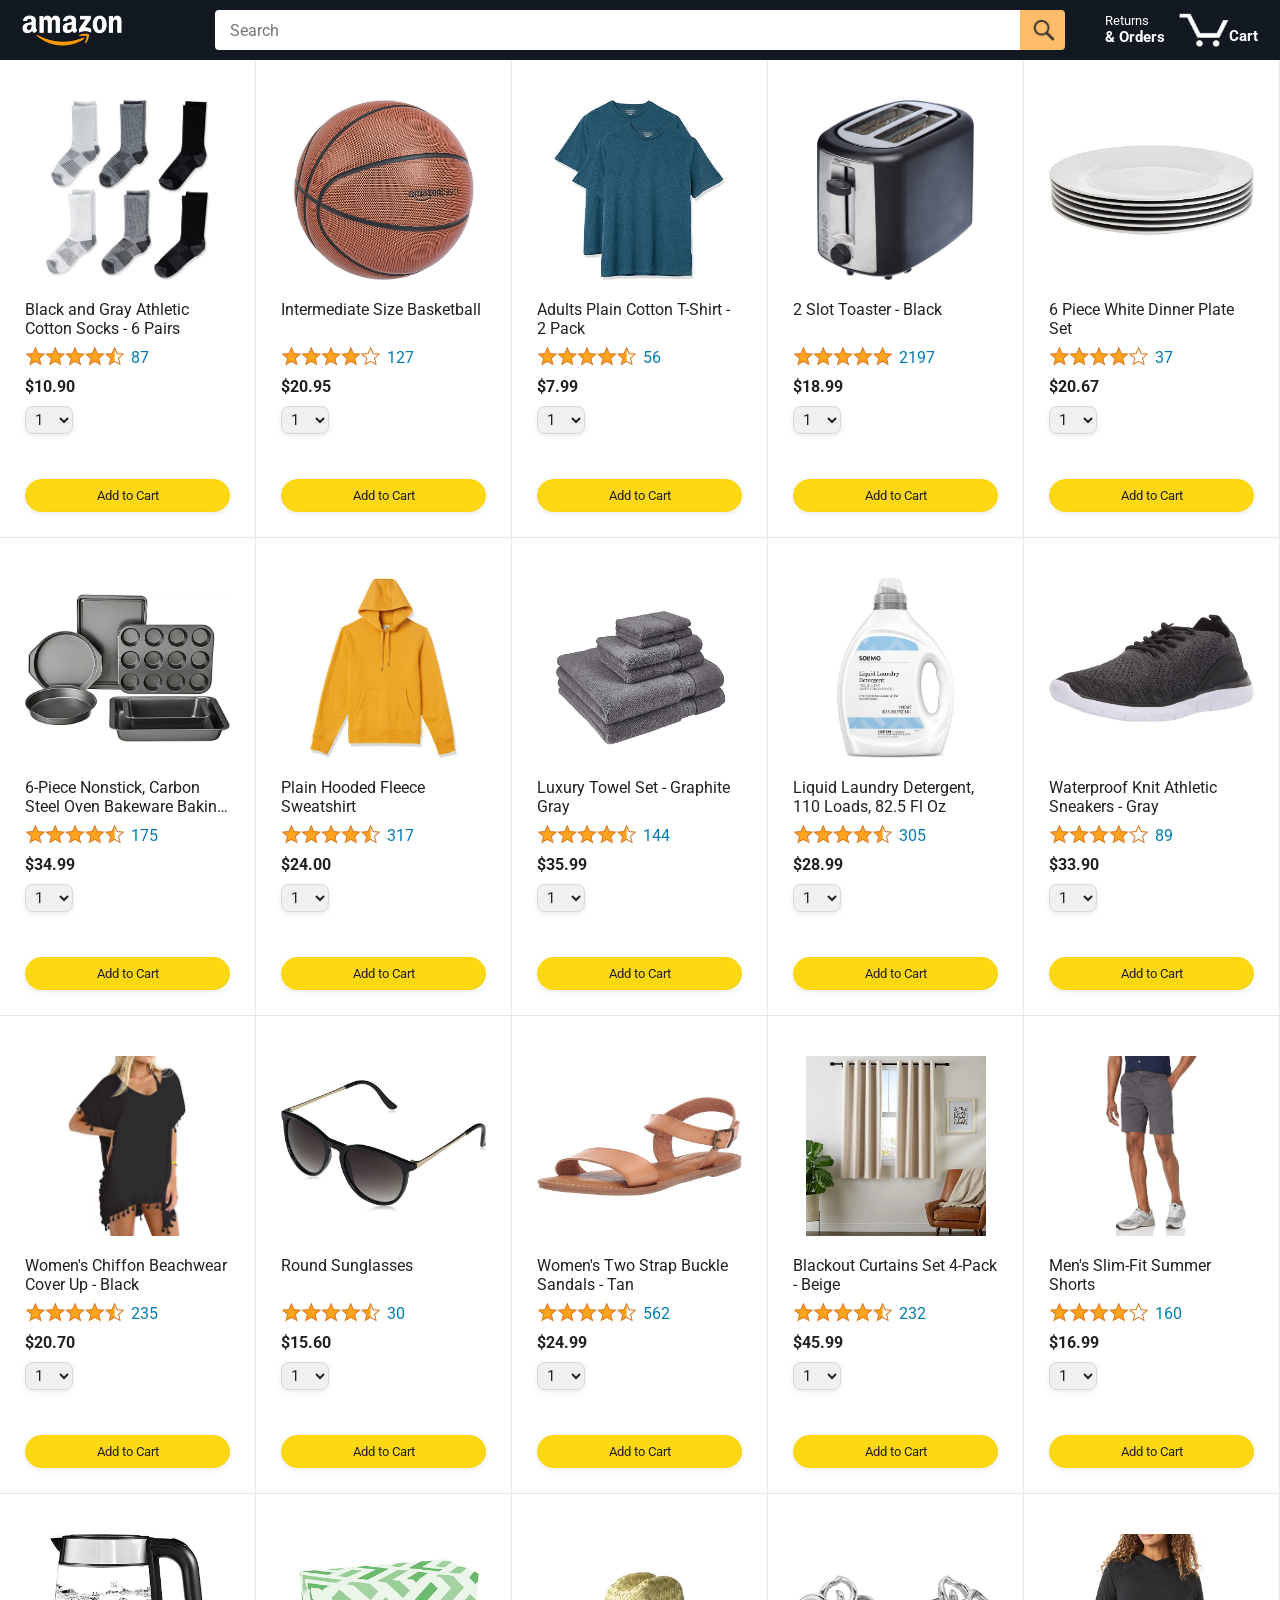
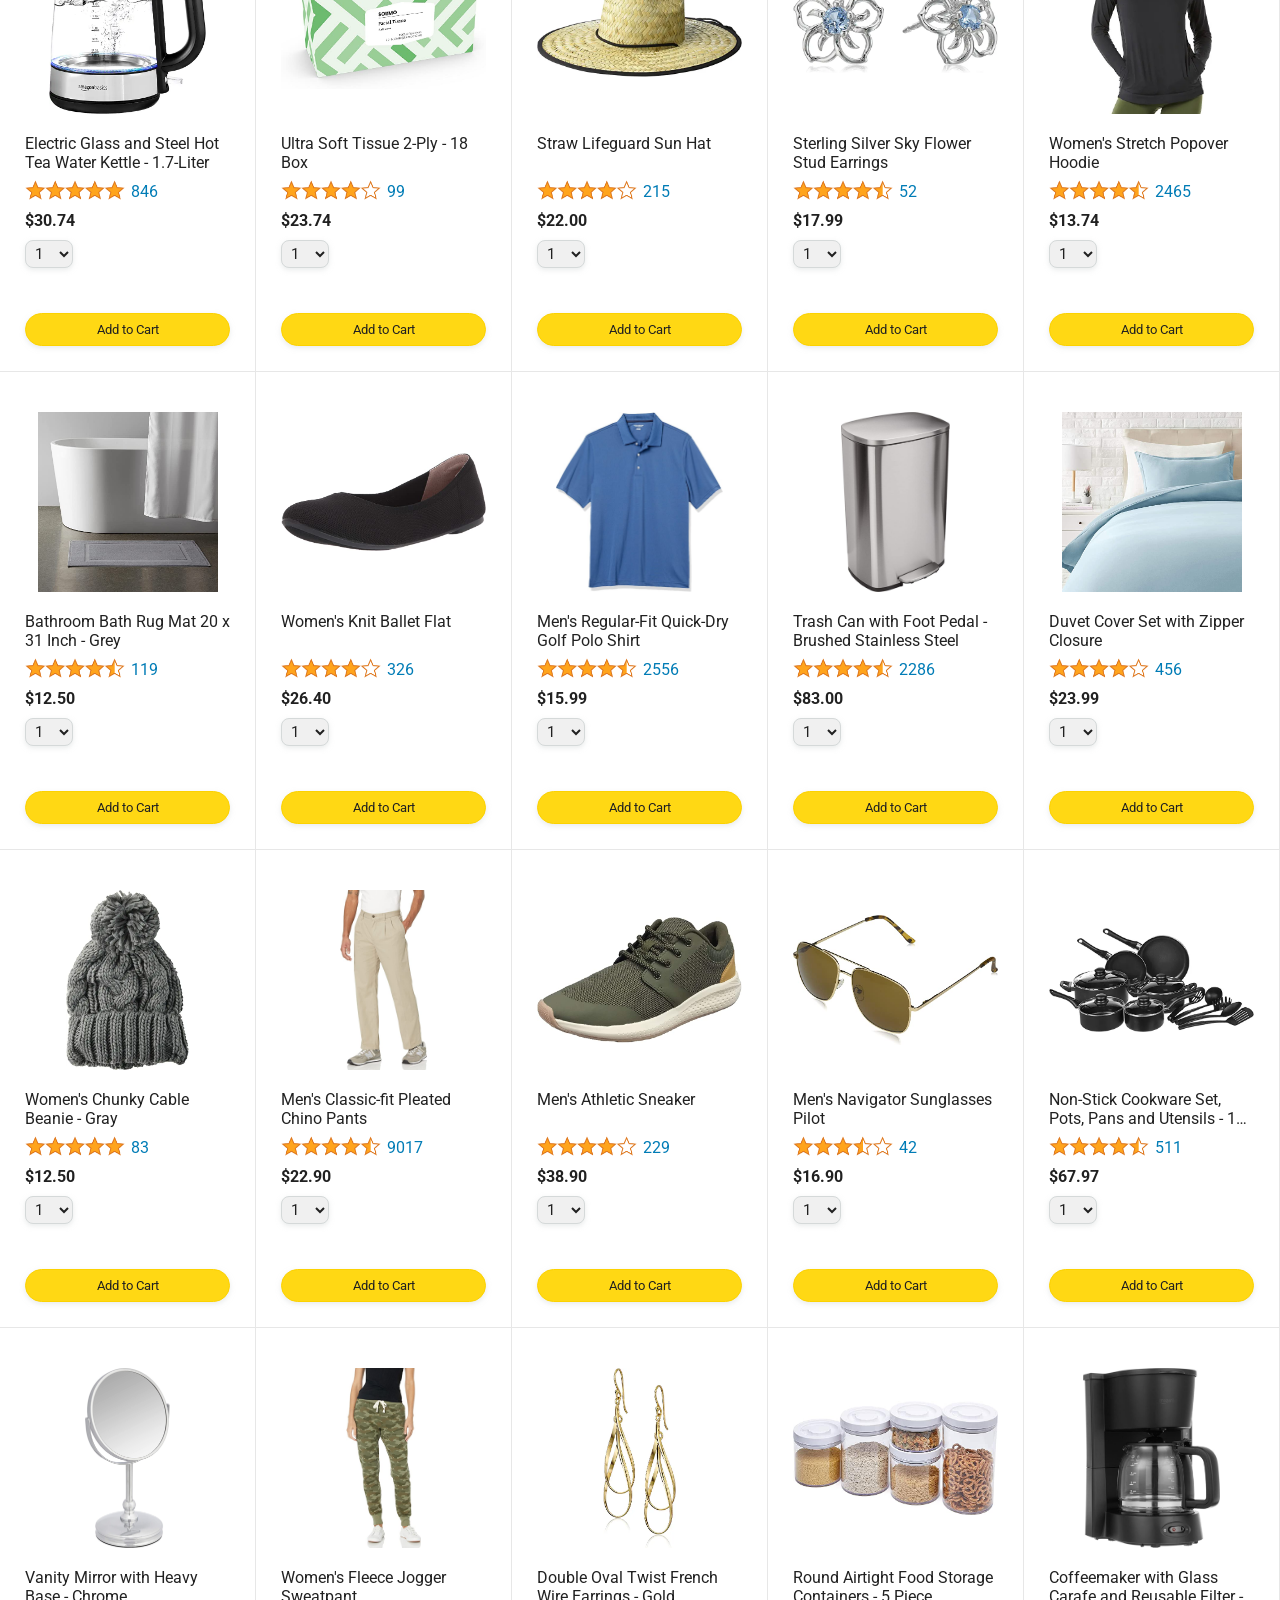
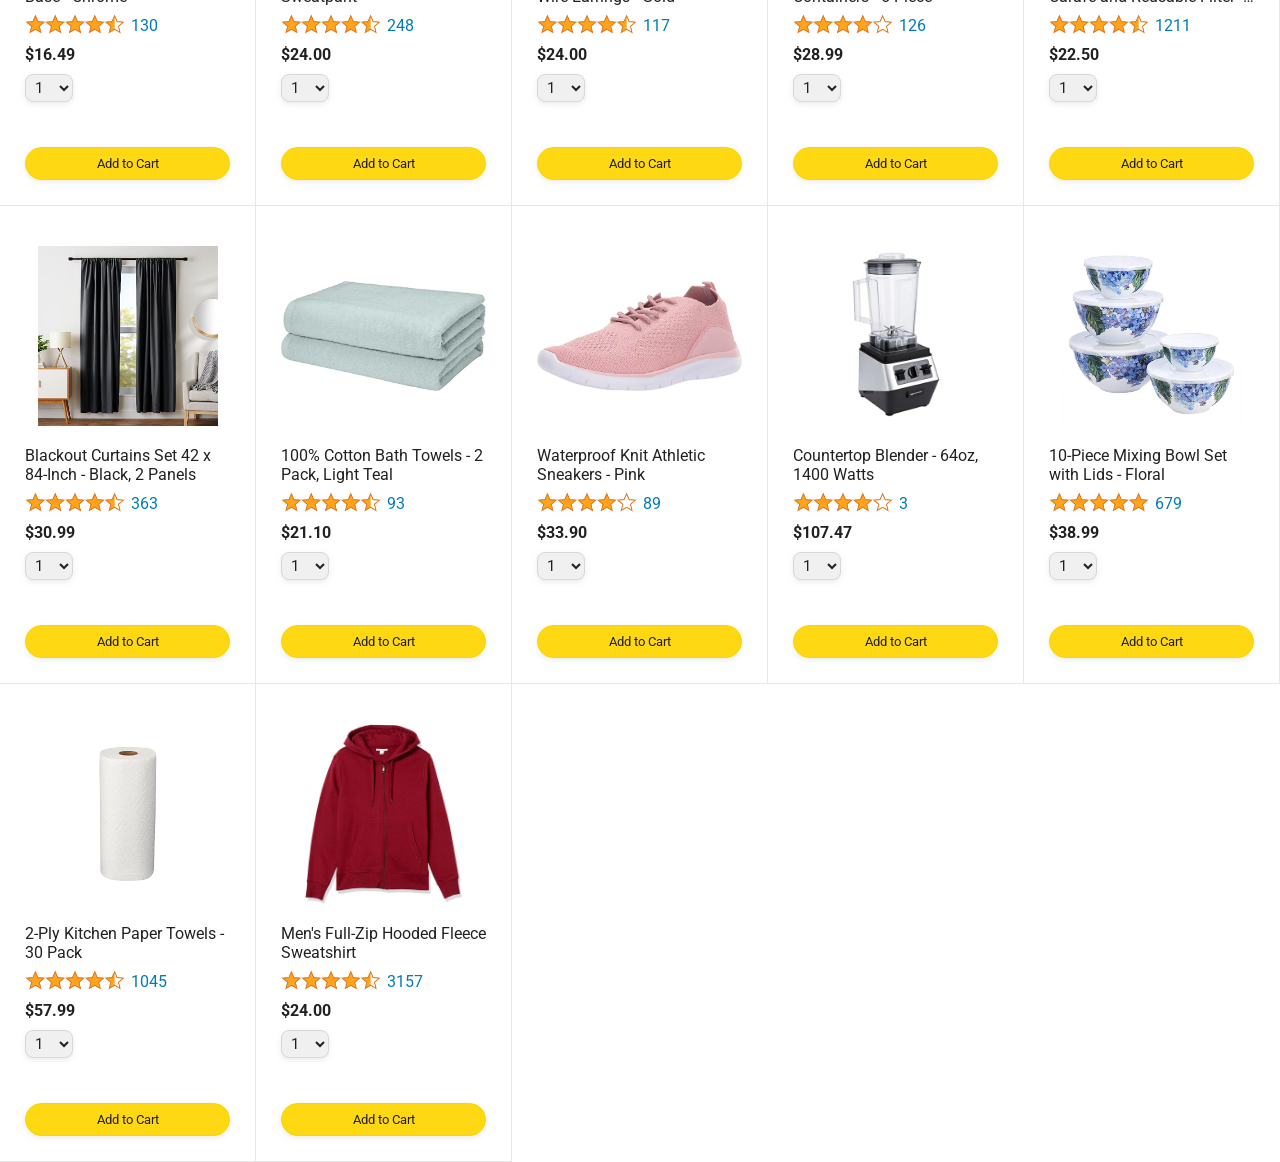
<file: index.html>
<!DOCTYPE html>
<html>
  <head>
    <title>Amazon</title>

    <!-- This code is needed for responsive design to work.
      (Responsive design = make the website look good on
      smaller screen sizes like a phone or a tablet). -->
    <meta name="viewport" content="width=device-width, initial-scale=1">

    <!-- Load a font called Roboto from Google Fonts. -->
    <link rel="preconnect" href="https://fonts.googleapis.com">
    <link rel="preconnect" href="https://fonts.gstatic.com" crossorigin>
    <link href="https://fonts.googleapis.com/css2?family=Roboto:wght@400;500;700&display=swap" rel="stylesheet">

    <!-- Here are the CSS files for this page. -->
    <link rel="stylesheet" href="styles/shared/general.css">
    <link rel="stylesheet" href="styles/shared/amazon-header.css">
    <link rel="stylesheet" href="styles/pages/amazon.css">
  </head>
  <body>
    <div class="amazon-header">
      <div class="amazon-header-left-section">
        <a href="index.html" class="header-link">
          <img class="amazon-logo"
            src="images/amazon-logo-white.png">
          <img class="amazon-mobile-logo"
            src="images/amazon-mobile-logo-white.png">
        </a>
      </div>

      <div class="amazon-header-middle-section">
        <input class="search-bar" type="text" placeholder="Search">

        <button class="search-button">
          <img class="search-icon" src="images/icons/search-icon.png">
        </button>
      </div>

      <div class="amazon-header-right-section">
        <a class="orders-link header-link" href="orders.html">
          <span class="returns-text">Returns</span>
          <span class="orders-text">& Orders</span>
        </a>

        <a class="cart-link header-link" href="checkout.html">
          <img class="cart-icon" src="images/icons/cart-icon.png">
          <div class="cart-quantity"></div>
          <div class="cart-text">Cart</div>
        </a>
      </div>
    </div>
    
    <div class="main">
      <div class="products-grid js-products-grid">
      </div>
    </div>
    
    
    <script type="module" src="./script/amazon.js"></script>
  </body>
</html>
</file>
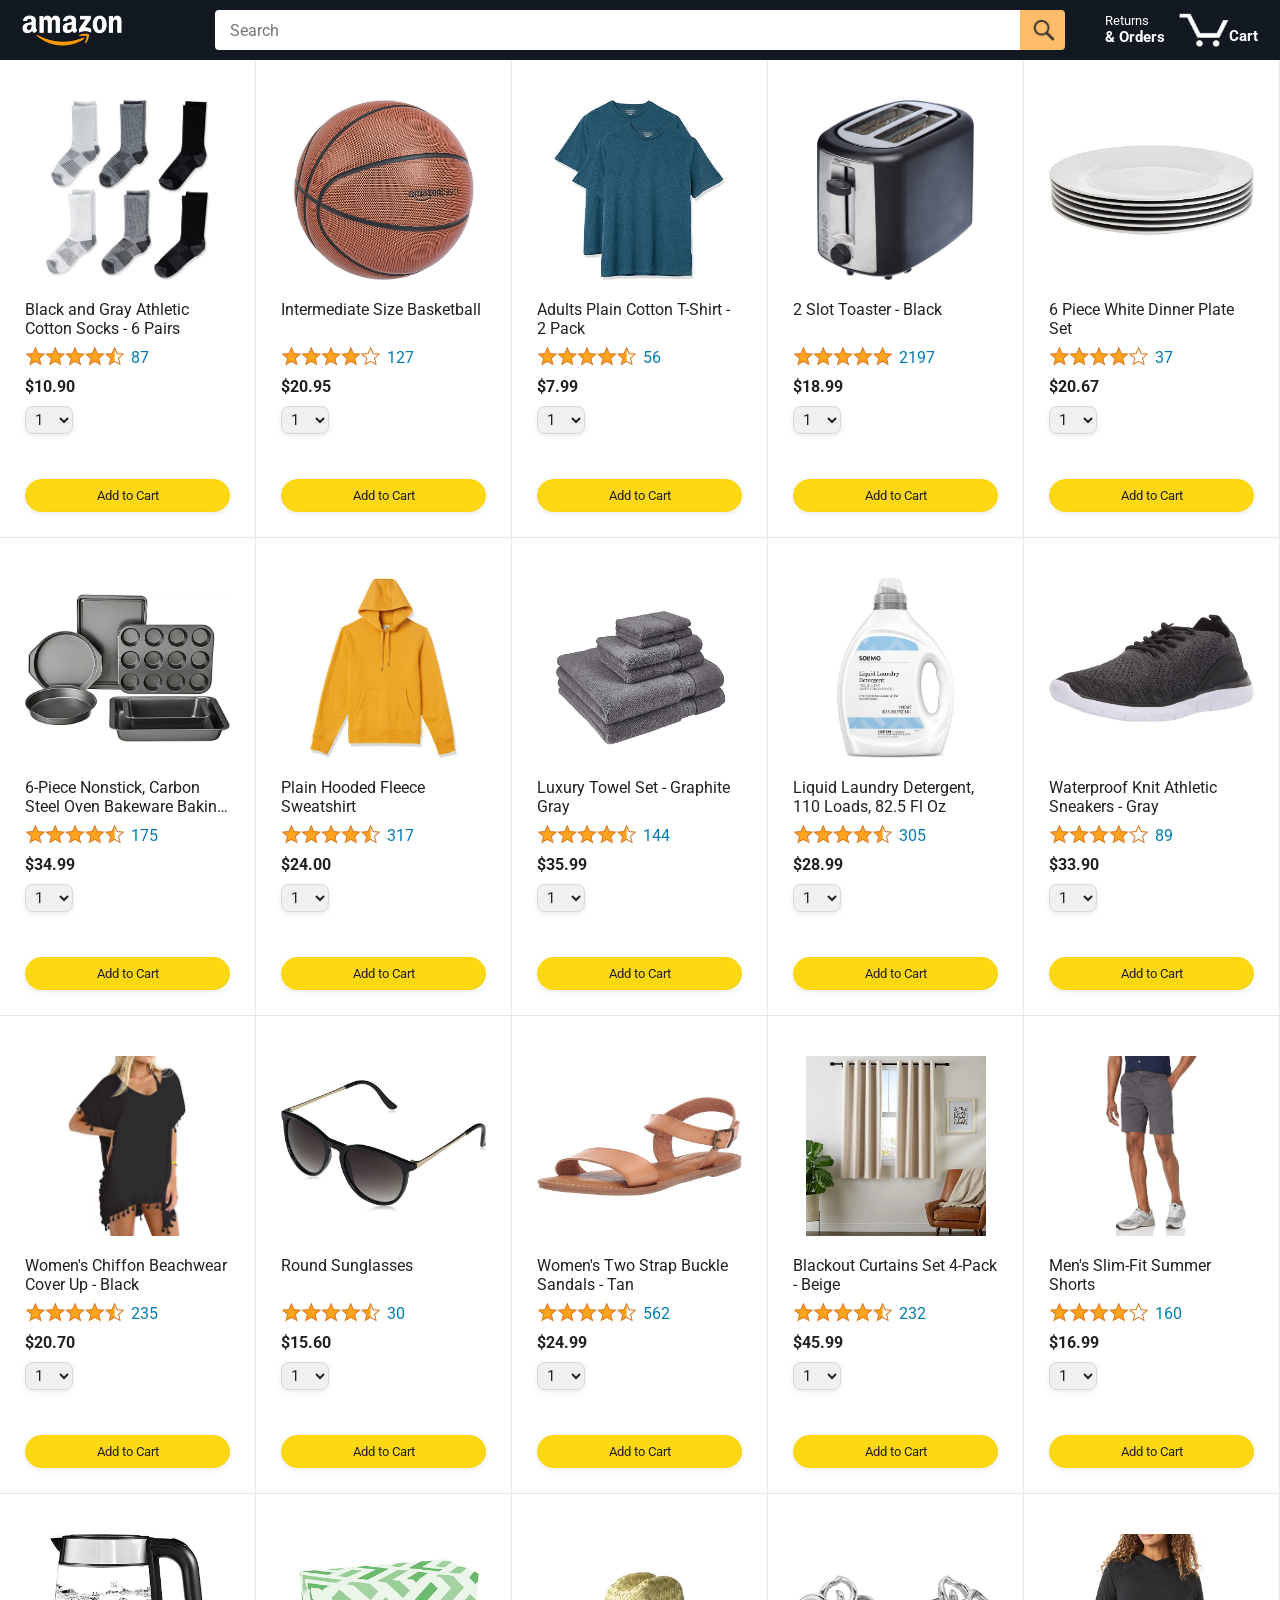
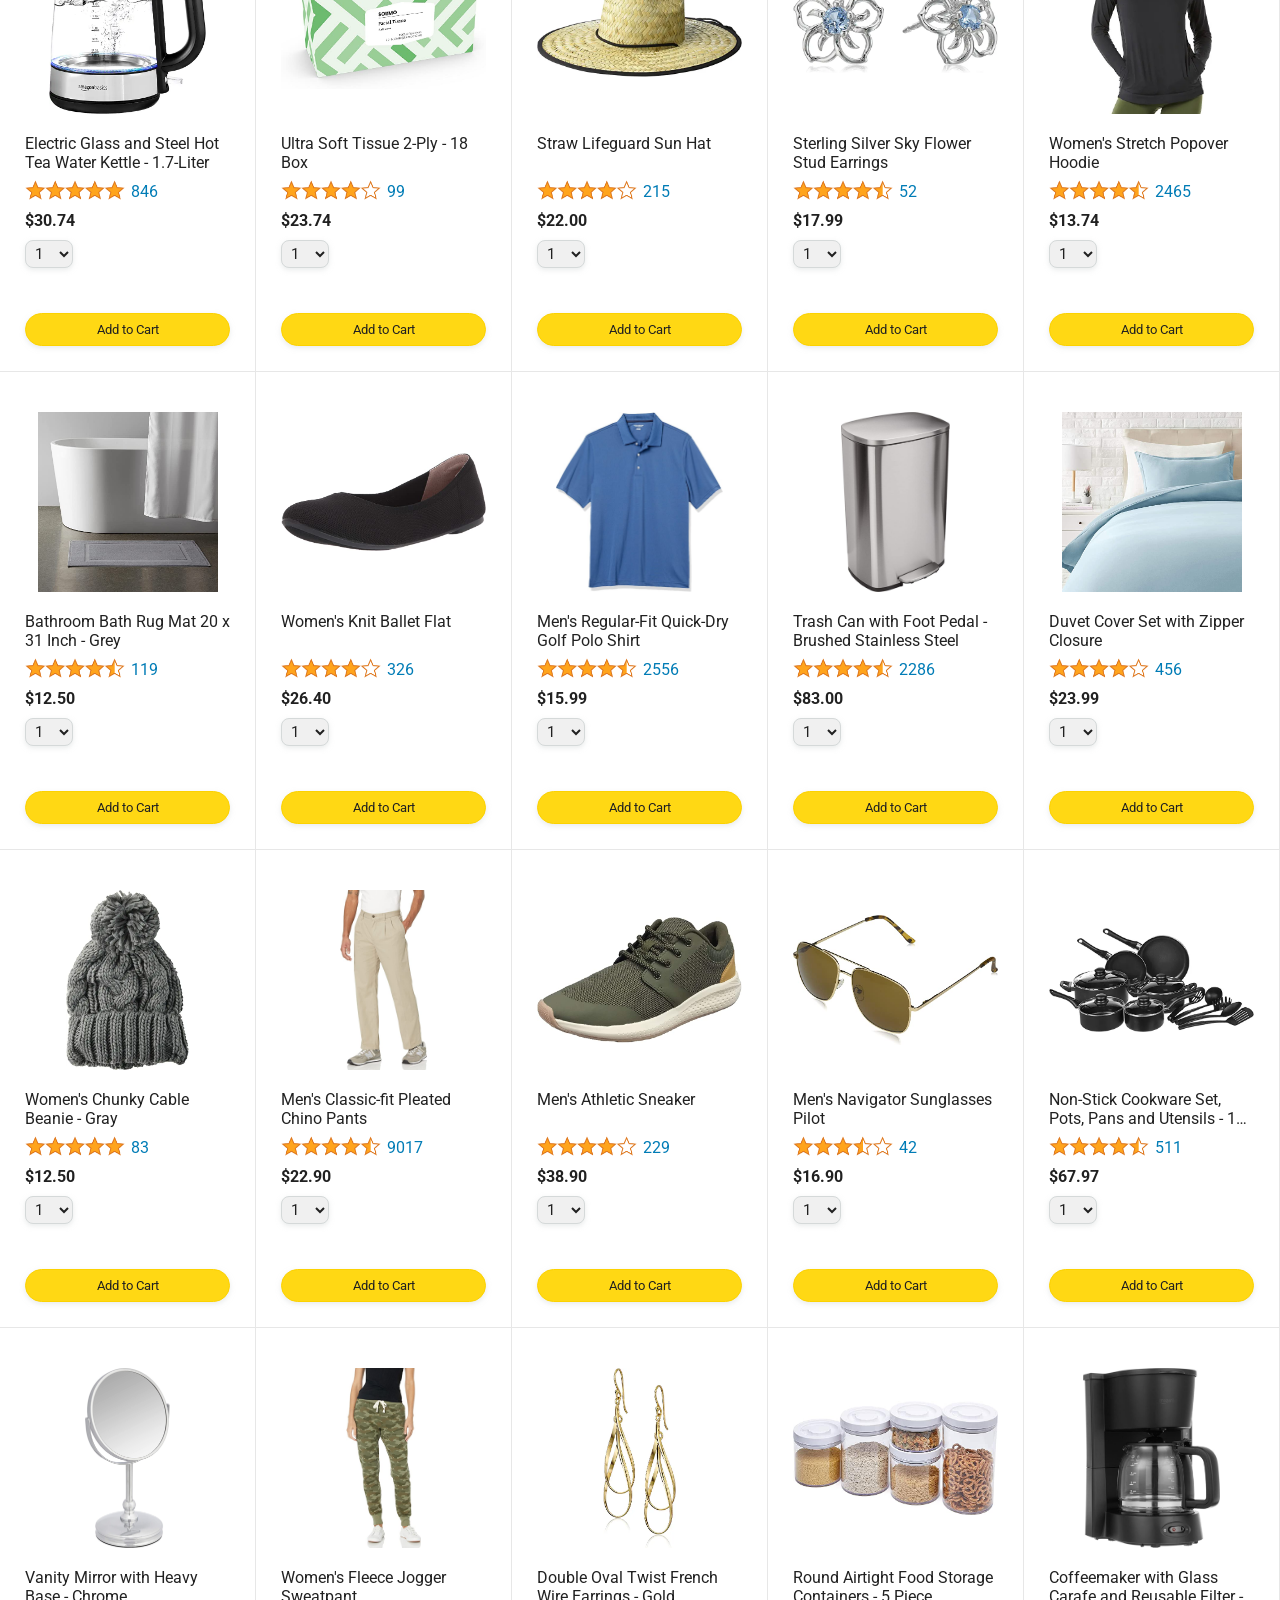
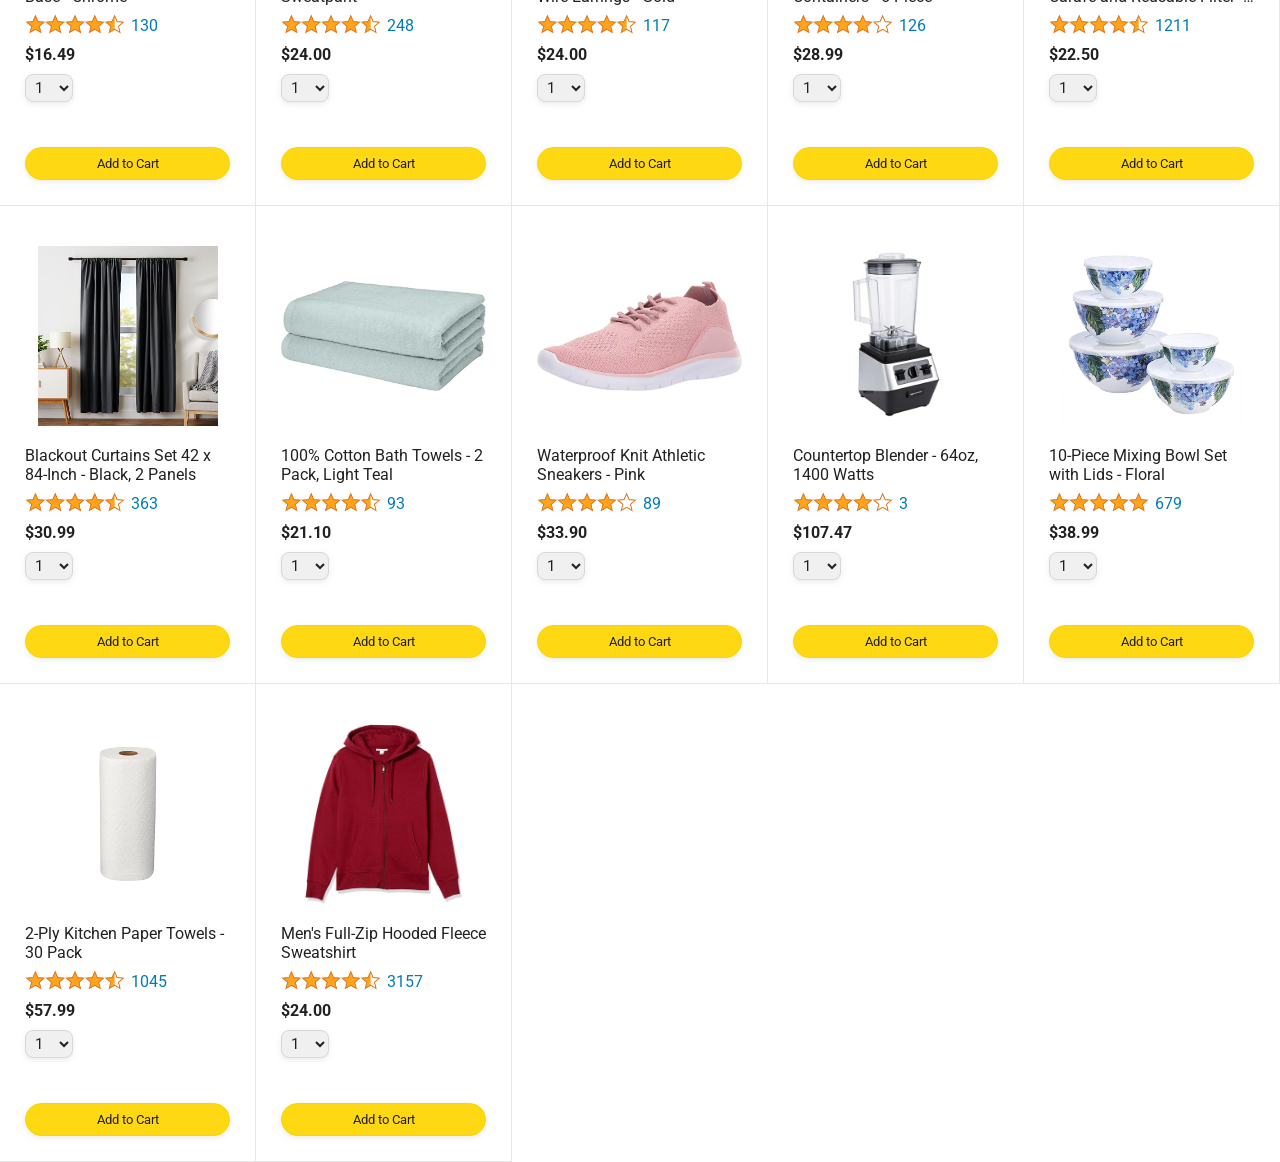
<file: amazon.html>
<!DOCTYPE html>
<html>
  <head>
    <title>Amazon</title>

    <!-- This code is needed for responsive design to work.
      (Responsive design = make the website look good on
      smaller screen sizes like a phone or a tablet). -->
    <meta name="viewport" content="width=device-width, initial-scale=1">

    <!-- Load a font called Roboto from Google Fonts. -->
    <link rel="preconnect" href="https://fonts.googleapis.com">
    <link rel="preconnect" href="https://fonts.gstatic.com" crossorigin>
    <link href="https://fonts.googleapis.com/css2?family=Roboto:wght@400;500;700&display=swap" rel="stylesheet">

    <!-- Here are the CSS files for this page. -->
    <link rel="stylesheet" href="styles/shared/general.css">
    <link rel="stylesheet" href="styles/shared/amazon-header.css">
    <link rel="stylesheet" href="styles/pages/amazon.css">
  </head>
  <body>
    <div class="amazon-header">
      <div class="amazon-header-left-section">
        <a href="amazon.html" class="header-link">
          <img class="amazon-logo"
            src="images/amazon-logo-white.png">
          <img class="amazon-mobile-logo"
            src="images/amazon-mobile-logo-white.png">
        </a>
      </div>

      <div class="amazon-header-middle-section">
        <input class="search-bar" type="text" placeholder="Search">

        <button class="search-button">
          <img class="search-icon" src="images/icons/search-icon.png">
        </button>
      </div>

      <div class="amazon-header-right-section">
        <a class="orders-link header-link" href="orders.html">
          <span class="returns-text">Returns</span>
          <span class="orders-text">& Orders</span>
        </a>

        <a class="cart-link header-link" href="checkout.html">
          <img class="cart-icon" src="images/icons/cart-icon.png">
          <div class="cart-quantity"></div>
          <div class="cart-text">Cart</div>
        </a>
      </div>
    </div>
    
    <div class="main">
      <div class="products-grid js-products-grid">
      </div>
    </div>
    
    
    <script type="module" src="script/amazon.js"></script>
  </body>
</html>
</file>
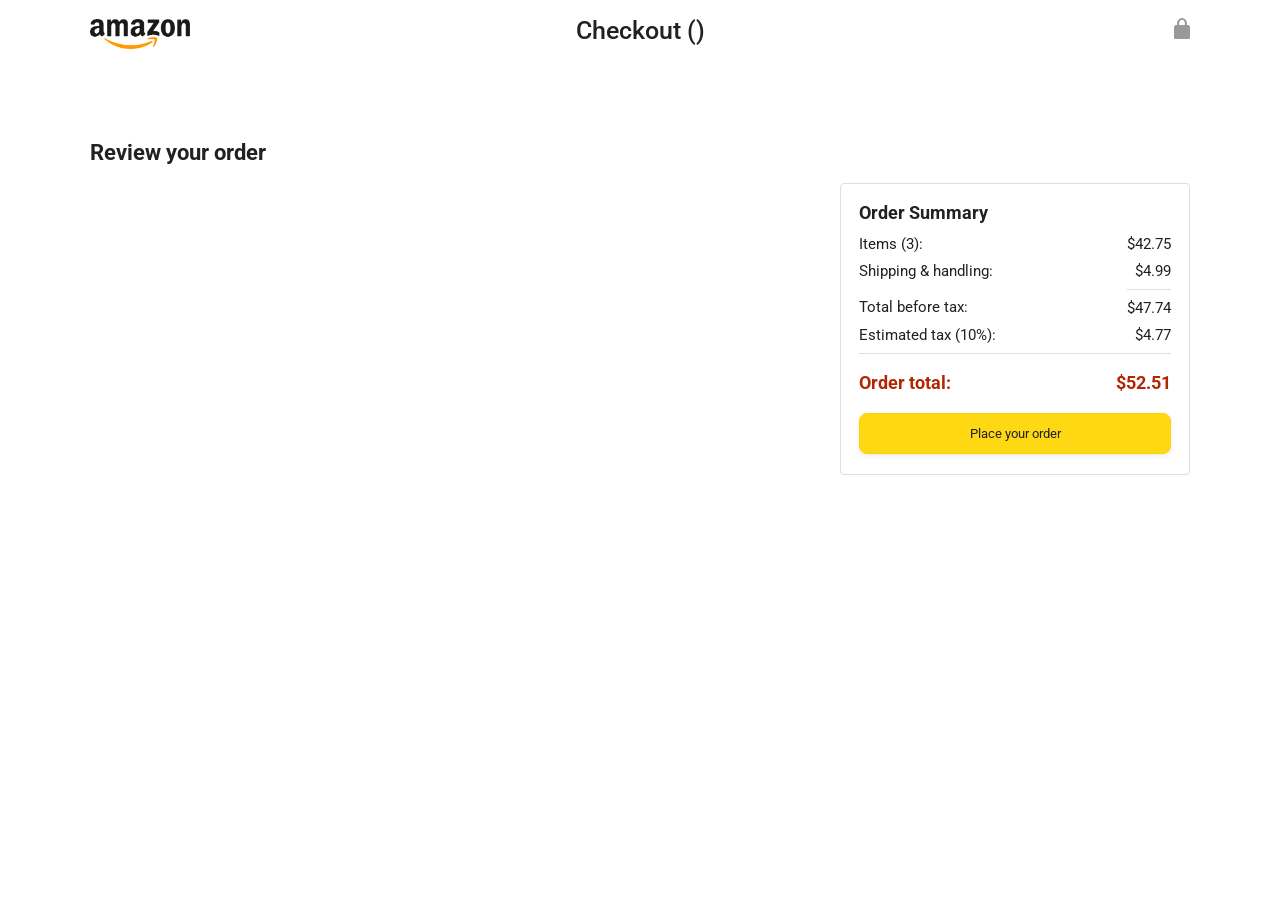
<file: checkout.html>
<!DOCTYPE html>
<html>
  <head>
    <title>Checkout</title>

    <!-- This code is needed for responsive design to work.
      (Responsive design = make the website look good on
      smaller screen sizes like a phone or a tablet). -->
    <meta name="viewport" content="width=device-width, initial-scale=1">

    <!-- Load a font called Roboto from Google Fonts. -->
    <link rel="preconnect" href="https://fonts.googleapis.com">
    <link rel="preconnect" href="https://fonts.gstatic.com" crossorigin>
    <link href="https://fonts.googleapis.com/css2?family=Roboto:wght@400;500;700&display=swap" rel="stylesheet">

    <!-- Here are the CSS files for this page. -->
    <link rel="stylesheet" href="styles/shared/general.css">
    <link rel="stylesheet" href="styles/pages/checkout/checkout-header.css">
    <link rel="stylesheet" href="styles/pages/checkout/checkout.css">
  </head>
  <body>
    <div class="checkout-header">
      <div class="header-content">
        <div class="checkout-header-left-section">
          <a href="index.html">
            <img class="amazon-logo" src="images/amazon-logo.png">
            <img class="amazon-mobile-logo" src="images/amazon-mobile-logo.png">
          </a>
        </div>

        <div class="checkout-header-middle-section">
          Checkout (<a class="return-to-home-link js-checkout-text"
            href="index.html"></a>)
        </div>

        <div class="checkout-header-right-section">
          <img src="images/icons/checkout-lock-icon.png">
        </div>
      </div>
    </div>

    <div class="main">
      <div class="page-title">Review your order</div>

      <div class="checkout-grid">
        <div class="order-summary js-order-summary">

        </div>

        <div class="payment-summary">
          <div class="payment-summary-title">
            Order Summary
          </div>

          <div class="payment-summary-row">
            <div>Items (3):</div>
            <div class="payment-summary-money">$42.75</div>
          </div>

          <div class="payment-summary-row">
            <div>Shipping &amp; handling:</div>
            <div class="payment-summary-money">$4.99</div>
          </div>

          <div class="payment-summary-row subtotal-row">
            <div>Total before tax:</div>
            <div class="payment-summary-money">$47.74</div>
          </div>

          <div class="payment-summary-row">
            <div>Estimated tax (10%):</div>
            <div class="payment-summary-money">$4.77</div>
          </div>

          <div class="payment-summary-row total-row">
            <div>Order total:</div>
            <div class="payment-summary-money">$52.51</div>
          </div>

          <button class="place-order-button button-primary">
            Place your order
          </button>
        </div>
      </div>
    </div>

    <script type="module" src="./script/checkout.js"></script>
  </body>
</html>
</file>
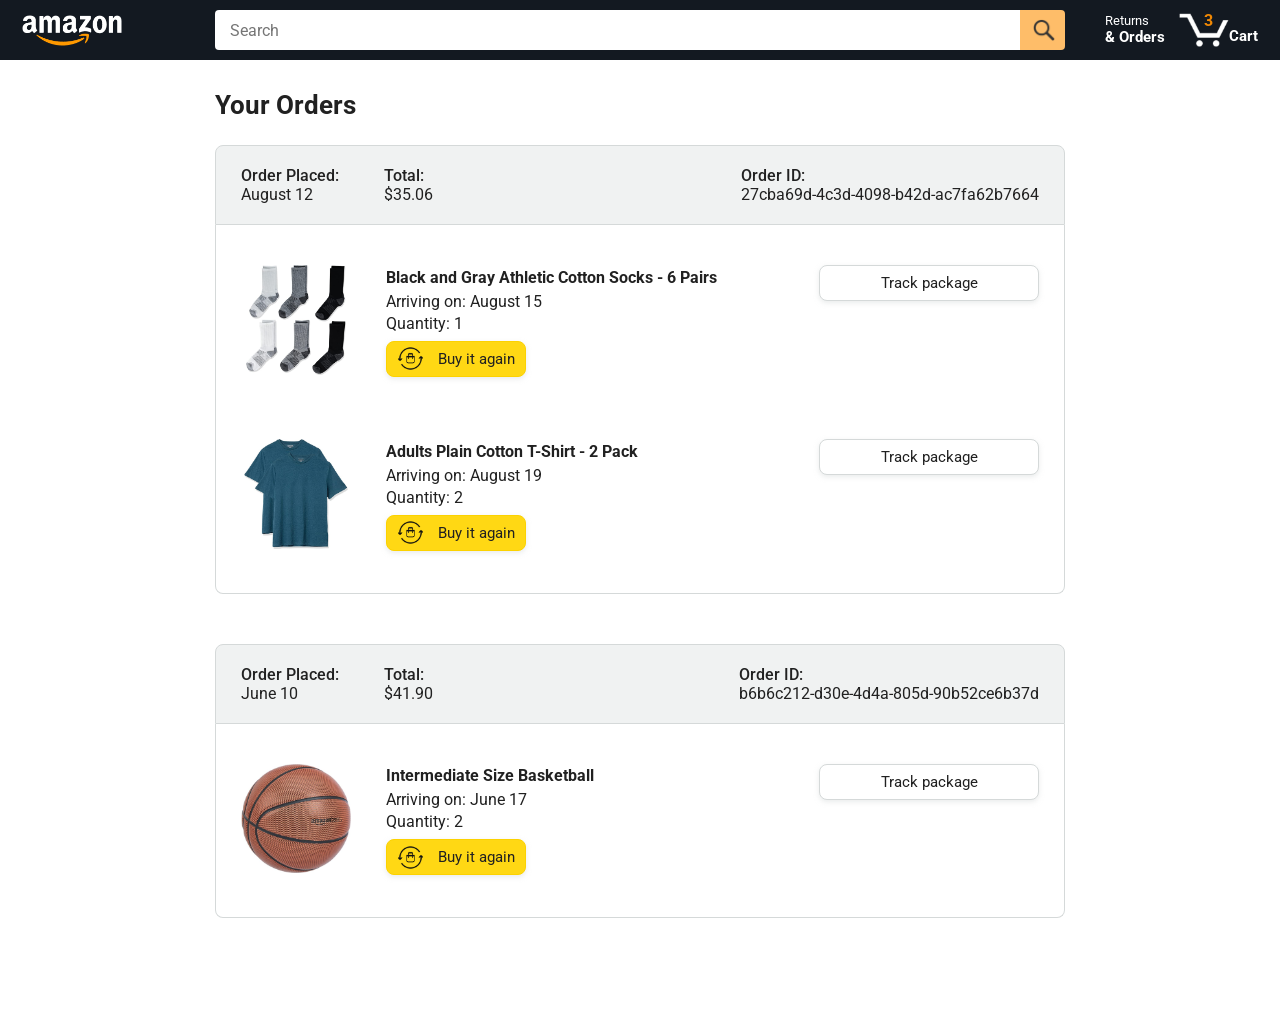
<file: orders.html>
<!DOCTYPE html>
<html>
  <head>
    <title>Orders</title>

    <!-- This code is needed for responsive design to work.
      (Responsive design = make the website look good on
      smaller screen sizes like a phone or a tablet). -->
    <meta name="viewport" content="width=device-width, initial-scale=1">

    <!-- Load a font called Roboto from Google Fonts. -->
    <link rel="preconnect" href="https://fonts.googleapis.com">
    <link rel="preconnect" href="https://fonts.gstatic.com" crossorigin>
    <link href="https://fonts.googleapis.com/css2?family=Roboto:wght@400;500;700&display=swap" rel="stylesheet">

    <!-- Here are the CSS files for this page. -->
    <link rel="stylesheet" href="styles/shared/general.css">
    <link rel="stylesheet" href="styles/shared/amazon-header.css">
    <link rel="stylesheet" href="styles/pages/orders.css">
  </head>
  <body>
    <div class="amazon-header">
      <div class="amazon-header-left-section">
        <a href="index.html" class="header-link">
          <img class="amazon-logo"
            src="images/amazon-logo-white.png">
          <img class="amazon-mobile-logo"
            src="images/amazon-mobile-logo-white.png">
        </a>
      </div>

      <div class="amazon-header-middle-section">
        <input class="search-bar" type="text" placeholder="Search">

        <button class="search-button">
          <img class="search-icon" src="images/icons/search-icon.png">
        </button>
      </div>

      <div class="amazon-header-right-section">
        <a class="orders-link header-link" href="orders.html">
          <span class="returns-text">Returns</span>
          <span class="orders-text">& Orders</span>
        </a>

        <a class="cart-link header-link" href="checkout.html">
          <img class="cart-icon" src="images/icons/cart-icon.png">
          <div class="cart-quantity">3</div>
          <div class="cart-text">Cart</div>
        </a>
      </div>
    </div>

    <div class="main">
      <div class="page-title">Your Orders</div>

      <div class="orders-grid">
        <div class="order-container">
          
          <div class="order-header">
            <div class="order-header-left-section">
              <div class="order-date">
                <div class="order-header-label">Order Placed:</div>
                <div>August 12</div>
              </div>
              <div class="order-total">
                <div class="order-header-label">Total:</div>
                <div>$35.06</div>
              </div>
            </div>

            <div class="order-header-right-section">
              <div class="order-header-label">Order ID:</div>
              <div>27cba69d-4c3d-4098-b42d-ac7fa62b7664</div>
            </div>
          </div>

          <div class="order-details-grid">
            <div class="product-image-container">
              <img src="images/products/athletic-cotton-socks-6-pairs.jpg">
            </div>

            <div class="product-details">
              <div class="product-name">
                Black and Gray Athletic Cotton Socks - 6 Pairs
              </div>
              <div class="product-delivery-date">
                Arriving on: August 15
              </div>
              <div class="product-quantity">
                Quantity: 1
              </div>
              <button class="buy-again-button button-primary">
                <img class="buy-again-icon" src="images/icons/buy-again.png">
                <span class="buy-again-message">Buy it again</span>
              </button>
            </div>

            <div class="product-actions">
              <a href="tracking.html">
                <button class="track-package-button button-secondary">
                  Track package
                </button>
              </a>
            </div>

            <div class="product-image-container">
              <img src="images/products/adults-plain-cotton-tshirt-2-pack-teal.jpg">
            </div>

            <div class="product-details">
              <div class="product-name">
                Adults Plain Cotton T-Shirt - 2 Pack
              </div>
              <div class="product-delivery-date">
                Arriving on: August 19
              </div>
              <div class="product-quantity">
                Quantity: 2
              </div>
              <button class="buy-again-button button-primary">
                <img class="buy-again-icon" src="images/icons/buy-again.png">
                <span class="buy-again-message">Buy it again</span>
              </button>
            </div>

            <div class="product-actions">
              <a href="tracking.html">
                <button class="track-package-button button-secondary">
                  Track package
                </button>
              </a>
            </div>
          </div>
        </div>

        <div class="order-container">

          <div class="order-header">
            <div class="order-header-left-section">
              <div class="order-date">
                <div class="order-header-label">Order Placed:</div>
                <div>June 10</div>
              </div>
              <div class="order-total">
                <div class="order-header-label">Total:</div>
                <div>$41.90</div>
              </div>
            </div>

            <div class="order-header-right-section">
              <div class="order-header-label">Order ID:</div>
              <div>b6b6c212-d30e-4d4a-805d-90b52ce6b37d</div>
            </div>
          </div>

          <div class="order-details-grid">
            <div class="product-image-container">
              <img src="images/products/intermediate-composite-basketball.jpg">
            </div>

            <div class="product-details">
              <div class="product-name">
                Intermediate Size Basketball
              </div>
              <div class="product-delivery-date">
                Arriving on: June 17
              </div>
              <div class="product-quantity">
                Quantity: 2
              </div>
              <button class="buy-again-button button-primary">
                <img class="buy-again-icon" src="images/icons/buy-again.png">
                <span class="buy-again-message">Buy it again</span>
              </button>
            </div>

            <div class="product-actions">
              <a href="tracking.html">
                <button class="track-package-button button-secondary">
                  Track package
                </button>
              </a>
            </div>
          </div>
        </div>
      </div>
    </div>
  </body>
</html>
</file>
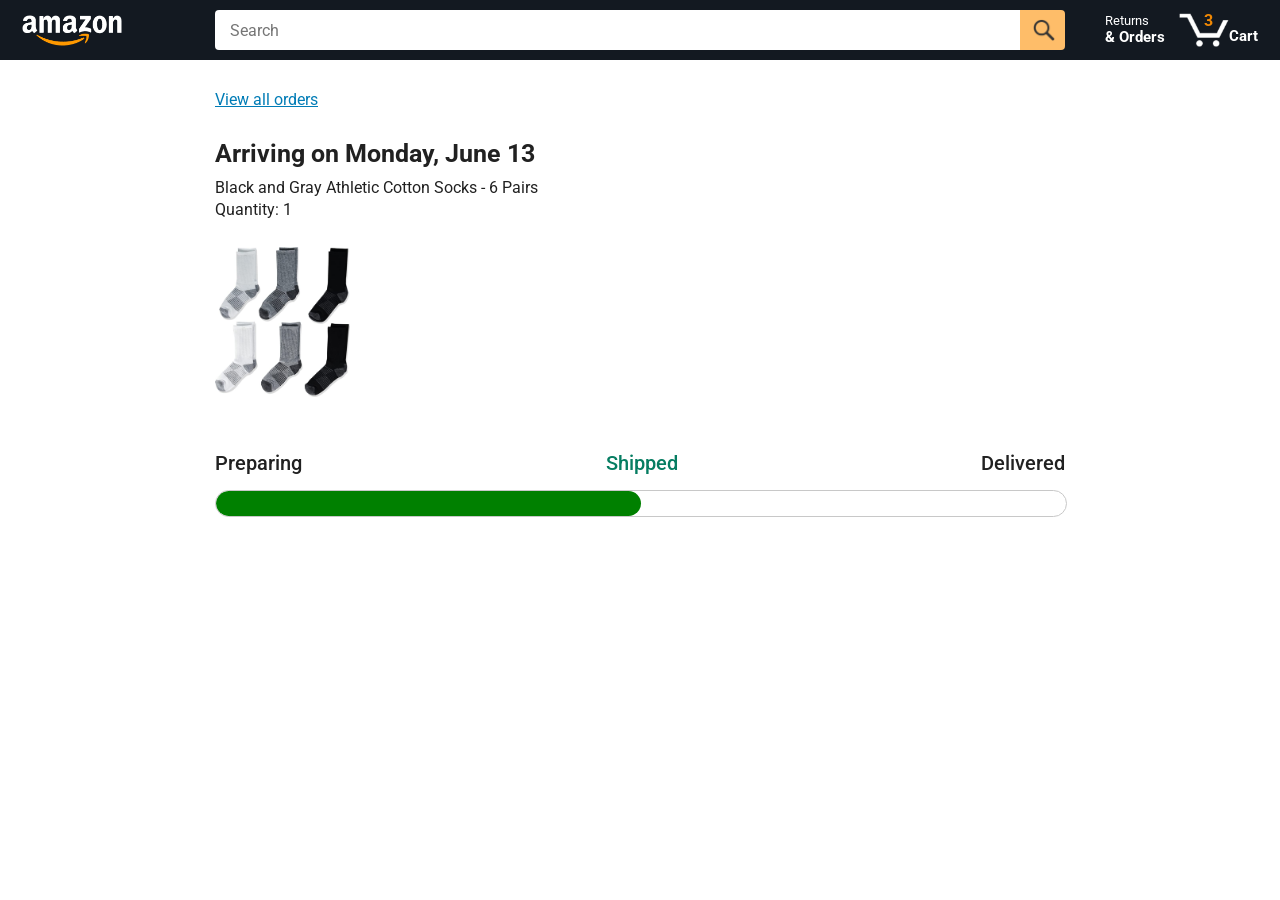
<file: tracking.html>
<!DOCTYPE html>
<html>
  <head>
    <title>Tracking</title>

    <!-- This code is needed for responsive design to work.
      (Responsive design = make the website look good on
      smaller screen sizes like a phone or a tablet). -->
    <meta name="viewport" content="width=device-width, initial-scale=1">

    <!-- Load a font called Roboto from Google Fonts. -->
    <link rel="preconnect" href="https://fonts.googleapis.com">
    <link rel="preconnect" href="https://fonts.gstatic.com" crossorigin>
    <link href="https://fonts.googleapis.com/css2?family=Roboto:wght@400;500;700&display=swap" rel="stylesheet">

    <!-- Here are the CSS files for this page. -->
    <link rel="stylesheet" href="styles/shared/general.css">
    <link rel="stylesheet" href="styles/shared/amazon-header.css">
    <link rel="stylesheet" href="styles/pages/tracking.css">
  </head>
  <body>
    <div class="amazon-header">
      <div class="amazon-header-left-section">
        <a href="index.html" class="header-link">
          <img class="amazon-logo"
            src="images/amazon-logo-white.png">
          <img class="amazon-mobile-logo"
            src="images/amazon-mobile-logo-white.png">
        </a>
      </div>

      <div class="amazon-header-middle-section">
        <input class="search-bar" type="text" placeholder="Search">

        <button class="search-button">
          <img class="search-icon" src="images/icons/search-icon.png">
        </button>
      </div>

      <div class="amazon-header-right-section">
        <a class="orders-link header-link" href="orders.html">
          <span class="returns-text">Returns</span>
          <span class="orders-text">& Orders</span>
        </a>

        <a class="cart-link header-link" href="checkout.html">
          <img class="cart-icon" src="images/icons/cart-icon.png">
          <div class="cart-quantity">3</div>
          <div class="cart-text">Cart</div>
        </a>
      </div>
    </div>

    <div class="main">
      <div class="order-tracking">
        <a class="back-to-orders-link link-primary" href="orders.html">
          View all orders
        </a>

        <div class="delivery-date">
          Arriving on Monday, June 13
        </div>

        <div class="product-info">
          Black and Gray Athletic Cotton Socks - 6 Pairs
        </div>

        <div class="product-info">
          Quantity: 1
        </div>

        <img class="product-image" src="images/products/athletic-cotton-socks-6-pairs.jpg">

        <div class="progress-labels-container">
          <div class="progress-label">
            Preparing
          </div>
          <div class="progress-label current-status">
            Shipped
          </div>
          <div class="progress-label">
            Delivered
          </div>
        </div>

        <div class="progress-bar-container">
          <div class="progress-bar"></div>
        </div>
      </div>
    </div>
  </body>
</html>
</file>
<file: styles/shared/general.css>
body {
  font-family: Roboto, Arial;
  color: rgb(33, 33, 33);
  /* The <body> element has a default margin of 8px
     on all sides. This removes the default margins. */
  margin: 0;
}

/* <p> elements have a default margin on the top
   and bottom. This removes the default margins. */
p {
  margin: 0;
}

button {
  cursor: pointer;
}

select {
  cursor: pointer;
}

input, select, button {
  font-family: Roboto, Arial;
}

.button-primary {
  color: rgb(33, 33, 33);
  background-color: rgb(255, 216, 20);
  border: 1px solid rgb(252, 210, 0);
  border-radius: 8px;
  cursor: pointer;
  box-shadow: 0 2px 5px rgba(213, 217, 217, 0.5);
}

.button-primary:hover {
  background-color: rgb(247, 202, 0);
  border: 1px solid rgb(242, 194, 0);
}

.button-primary:active {
  background: rgb(255, 216, 20);
  border-color: rgb(252, 210, 0);
  box-shadow: none;
}

.button-secondary {
  color: rgb(33, 33, 33);
  background: white;
  border: 1px solid rgb(213, 217, 217);
  border-radius: 8px;
  cursor: pointer;
  box-shadow: 0 2px 5px rgba(213, 217, 217, 0.5);
}

.button-secondary:hover {
  background-color: rgb(247, 250, 250);
}

.button-secondary:active {
  background-color: rgb(237, 253, 255);
  box-shadow: none;
}

/* These styles will limit text to 2 lines. Anything
   beyond 2 lines will be replaced with "..."
   You can find this code by using an A.I. tool or by
   searching in Google.
   https://css-tricks.com/almanac/properties/l/line-clamp/ */
.limit-text-to-2-lines {
  display: -webkit-box;
  -webkit-line-clamp: 2;
  -webkit-box-orient: vertical;
  overflow: hidden;
}

.link-primary {
  color: rgb(1, 124, 182);
  cursor: pointer;
}

.link-primary:hover {
  color: rgb(196, 80, 0);
}

/* Styles for dropdown selectors. */
select {
  color: rgb(33, 33, 33);
  background-color: rgb(240, 240, 240);
  border: 1px solid rgb(213, 217, 217);
  border-radius: 8px;
  padding: 3px 5px;
  font-size: 15px;
  cursor: pointer;
  box-shadow: 0 2px 5px rgba(213, 217, 217, 0.5);
}

select:focus,
input:focus {
  outline: 2px solid rgb(255, 153, 0);
}
</file>
<file: styles/shared/amazon-header.css>
.amazon-header {
  background-color: rgb(19, 25, 33);
  color: white;
  padding-left: 15px;
  padding-right: 15px;

  display: flex;
  align-items: center;
  justify-content: space-between;

  position: fixed;
  top: 0;
  left: 0;
  right: 0;
  height: 60px;
}

.amazon-header-left-section {
  width: 180px;
}

@media (max-width: 800px) {
  .amazon-header-left-section {
    width: unset;
  }
}

.header-link {
  display: inline-block;
  padding: 6px;
  border-radius: 2px;
  cursor: pointer;
  text-decoration: none;
  border: 1px solid rgba(0, 0, 0, 0);
}

.header-link:hover {
  border: 1px solid white;
}

.amazon-logo {
  width: 100px;
  margin-top: 5px;
}

.amazon-mobile-logo {
  display: none;
}

@media (max-width: 575px) {
  .amazon-logo {
    display: none;
  }

  .amazon-mobile-logo {
    display: block;
    height: 35px;
    margin-top: 5px;
  }
}

.amazon-header-middle-section {
  flex: 1;
  max-width: 850px;
  margin-left: 10px;
  margin-right: 10px;
  display: flex;
}

.search-bar {
  flex: 1;
  width: 0;
  font-size: 16px;
  height: 38px;
  padding-left: 15px;
  border: none;
  border-top-left-radius: 4px;
  border-bottom-left-radius: 4px;
  border-top-right-radius: 0;
  border-bottom-right-radius: 0;
}

.search-button {
  background-color: rgb(254, 189, 105);
  border: none;
  width: 45px;
  height: 40px;
  border-top-right-radius: 4px;
  border-bottom-right-radius: 4px;
  flex-shrink: 0;
}

.search-icon {
  height: 22px;
  margin-left: 2px;
  margin-top: 3px;
}

.amazon-header-right-section {
  width: 180px;
  flex-shrink: 0;
  display: flex;
  justify-content: end;
}

.orders-link {
  color: white;
}

.returns-text {
  display: block;
  font-size: 13px;
}

.orders-text {
  display: block;
  font-size: 15px;
  font-weight: 700;
}

.cart-link {
  color: white;
  display: flex;
  align-items: center;
  position: relative;
}

.cart-icon {
  width: 50px;
}

.cart-text {
  margin-top: 12px;
  font-size: 15px;
  font-weight: 700;
}

.cart-quantity {
  color: rgb(240, 136, 4);
  font-size: 16px;
  font-weight: 700;

  position: absolute;
  top: 4px;
  left: 22px;
  
  width: 26px;
  text-align: center;
}
</file>
<file: styles/pages/amazon.css>
.main {
  margin-top: 60px;
}

.products-grid {
  display: grid;

  /* - In CSS Grid, 1fr means a column will take up the
       remaining space in the grid.
     - If we write 1fr 1fr ... 1fr; 8 times, this will
       divide the grid into 8 columns, each taking up an
       equal amount of the space.
     - repeat(8, 1fr); is a shortcut for repeating "1fr"
       8 times (instead of typing out "1fr" 8 times).
       repeat(...) is a special property that works with
       display: grid; */
  grid-template-columns: repeat(8, 1fr);
}

/* @media is used to create responsive design (making the
   website look good on any screen size). This @media
   means when the screen width is 2000px or less, we
   will divide the grid into 7 columns instead of 8. */
@media (max-width: 2000px) {
  .products-grid {
    grid-template-columns: repeat(7, 1fr);
  }
}

/* This @media means when the screen width is 1600px or
   less, we will divide the grid into 6 columns. */
@media (max-width: 1600px) {
  .products-grid {
    grid-template-columns: repeat(6, 1fr);
  }
}

@media (max-width: 1300px) {
  .products-grid {
    grid-template-columns: repeat(5, 1fr);
  }
}

@media (max-width: 1000px) {
  .products-grid {
    grid-template-columns: repeat(4, 1fr);
  }
}

@media (max-width: 800px) {
  .products-grid {
    grid-template-columns: repeat(3, 1fr);
  }
}

@media (max-width: 575px) {
  .products-grid {
    grid-template-columns: repeat(2, 1fr);
  }
}

@media (max-width: 450px) {
  .products-grid {
    grid-template-columns: 1fr;
  }
}

.product-container {
  padding-top: 40px;
  padding-bottom: 25px;
  padding-left: 25px;
  padding-right: 25px;

  border-right: 1px solid rgb(231, 231, 231);
  border-bottom: 1px solid rgb(231, 231, 231);

  display: flex;
  flex-direction: column;
}

.product-image-container {
  display: flex;
  justify-content: center;
  align-items: center;

  height: 180px;
  margin-bottom: 20px;
}

.product-image {
  /* Images will overflow their container by default. To
    prevent this, we set max-width and max-height to 100%
    so they stay inside their container. */
  max-width: 100%;
  max-height: 100%;
}

.product-name {
  height: 40px;
  margin-bottom: 5px;
}

.product-rating-container {
  display: flex;
  align-items: center;
  margin-bottom: 10px;
}

.product-rating-stars {
  width: 100px;
  margin-right: 6px;
}

.product-rating-count {
  color: rgb(1, 124, 182);
  cursor: pointer;
  margin-top: 3px;
}

.product-price {
  font-weight: 700;
  margin-bottom: 10px;
}

.product-quantity-container {
  margin-bottom: 17px;
}

.product-spacer {
  flex: 1;
}

.added-to-cart {
  color: rgb(6, 125, 98);
  font-size: 16px;

  display: flex;
  align-items: center;
  margin-bottom: 8px;

  /* At first, the "Added to cart" message will
     be invisible. Use JavaScript to change the
     opacity and make it visible. */
  opacity: 0;
}
.added-to-cart-afterclick {
  color: rgb(6, 125, 98);
  font-size: 16px;

  display: flex;
  align-items: center;
  margin-bottom: 8px;

  /* At first, the "Added to cart" message will
     be invisible. Use JavaScript to change the
     opacity and make it visible. */
  opacity: 1;
}

.added-to-cart img {
  height: 20px;
  margin-right: 5px;
}

.add-to-cart-button {
  width: 100%;
  padding: 8px;
  border-radius: 50px;
}
</file>
<file: styles/pages/checkout/checkout-header.css>
.checkout-header {
  height: 60px;
  padding-left: 30px;
  padding-right: 30px;
  background-color: white;

  display: flex;
  justify-content: center;

  position: fixed;
  top: 0;
  left: 0;
  right: 0;
  z-index: 1000;
}

.header-content {
  width: 100%;
  max-width: 1100px;

  display: flex;
  align-items: center;
}

.checkout-header-left-section {
  width: 150px;
}

.amazon-logo {
  width: 100px;
  margin-top: 12px;
}

.amazon-mobile-logo {
  display: none;
}

/* @media is used to create responsive design (making the
   website look good on any screen size). This @media
   means when the screen width is 575px or less, different
   styles (inside the {...}) will be applied. */
@media (max-width: 575px) {
  .checkout-header-left-section {
    width: auto;
  }

  .amazon-logo {
    display: none;
  }

  .amazon-mobile-logo {
    display: inline-block;
    height: 35px;
    margin-top: 5px;
  }
}

.checkout-header-middle-section {
  flex: 1;
  flex-shrink: 0;
  text-align: center;

  font-size: 25px;
  font-weight: 500;

  display: flex;
  justify-content: center;
}

.return-to-home-link {
  color: rgb(0, 113, 133);
  font-size: 23px;
  text-decoration: none;
  cursor: pointer;
}

@media (max-width: 1000px) {
  .checkout-header-middle-section {
    font-size: 20px;
    margin-right: 60px;
  }

  .return-to-home-link {
    font-size: 18px;
  }
}

@media (max-width: 575px) {
  .checkout-header-middle-section {
    margin-right: 5px;
  }
}

.checkout-header-right-section {
  text-align: right;
  width: 150px;
}

@media (max-width: 1000px) {
  .checkout-header-right-section {
    width: auto;
  }
}
</file>
<file: styles/pages/checkout/checkout.css>
.main {
  max-width: 1100px;
  padding-left: 30px;
  padding-right: 30px;

  margin-top: 140px;
  margin-bottom: 100px;

  /* margin-left: auto;
     margin-right auto;
     Is a trick for centering an element horizontally
     without needing a container. */
  margin-left: auto;
  margin-right: auto;
}

.page-title {
  font-weight: 700;
  font-size: 22px;
  margin-bottom: 18px;
}

.checkout-grid {
  display: grid;
  /* Here, 1fr means the first column will take
     up the remaining space in the grid. */
  grid-template-columns: 1fr 350px;
  column-gap: 12px;

  /* Use align-items: start; to prevent the elements
     in the grid from stretching vertically. */
  align-items: start;
}

@media (max-width: 1000px) {
  .main {
    max-width: 500px;
  }

  .checkout-grid {
    grid-template-columns: 1fr;
  }
}

.cart-item-container,
.payment-summary {
  border: 1px solid rgb(222, 222, 222);
  border-radius: 4px;
  padding: 18px;
}

.cart-item-container {
  margin-bottom: 12px;
}

.payment-summary {
  padding-bottom: 5px;
}

@media (max-width: 1000px) {
  .payment-summary {
    /* grid-row: 1 means this element will be placed into row
      1 in the grid. (Normally, the row that an element is
      placed in is determined by the order of the elements in
      the HTML. grid-row overrides this default ordering). */
    grid-row: 1;
    margin-bottom: 12px;
  }
}

.delivery-date {
  color: rgb(0, 118, 0);
  font-weight: 700;
  font-size: 19px;
  margin-top: 5px;
  margin-bottom: 22px;
}

.cart-item-details-grid {
  display: grid;
  /* 100px 1fr 1fr; means the 2nd and 3rd column will
     take up half the remaining space in the grid
     (they will divide up the remaining space evenly). */
  grid-template-columns: 100px 1fr 1fr;
  column-gap: 25px;
}

@media (max-width: 1000px) {
  .cart-item-details-grid {
    grid-template-columns: 100px 1fr;
    row-gap: 30px;
  }
}

.product-image {
  max-width: 100%;
  max-height: 120px;

  /* margin-left: auto;
     margin-right auto;
     Is a trick for centering an element horizontally
     without needing a container. */
  margin-left: auto;
  margin-right: auto;
}

.product-name {
  font-weight: 700;
  margin-bottom: 8px;
}

.product-price {
  color: rgb(177, 39, 4);
  font-weight: 700;
  margin-bottom: 5px;
}

.product-quantity .link-primary {
  margin-left: 3px;
}

@media (max-width: 1000px) {
  .delivery-options {
    /* grid-column: 1 means this element will be placed
       in column 1 in the grid. (Normally, the column that
       an element is placed in is determined by the order
       of the elements in the HTML. grid-column overrides
       this default ordering).
       
       / span 2 means this element will take up 2 columns
       in the grid (Normally, each element takes up 1
       column in the grid). */
    grid-column: 1 / span 2;
  }
}

.delivery-options-title {
  font-weight: 700;
  margin-bottom: 10px;
}

.delivery-option {
  display: grid;
  grid-template-columns: 24px 1fr;
  margin-bottom: 12px;
  cursor: pointer;
}

.delivery-option-input {
  margin-left: 0px;
  cursor: pointer;
}

.delivery-option-date {
  color: rgb(0, 118, 0);
  font-weight: 500;
  margin-bottom: 3px;
}

.delivery-option-price {
  color: rgb(120, 120, 120);
  font-size: 15px;
}

.payment-summary-title {
  font-weight: 700;
  font-size: 18px;
  margin-bottom: 12px;
}

.payment-summary-row {
  display: grid;
  /* 1fr auto; means the width of the 2nd column will be
     determined by the elements inside the column (auto).
     The 1st column will take up the remaining space. */
  grid-template-columns: 1fr auto;

  font-size: 15px;
  margin-bottom: 9px;
}

.payment-summary-money {
  text-align: right;
}

.subtotal-row .payment-summary-money {
  border-top: 1px solid rgb(222, 222, 222);
}

.subtotal-row div {
  padding-top: 9px;
}

.total-row {
  color: rgb(177, 39, 4);
  font-weight: 700;
  font-size: 18px;

  border-top: 1px solid rgb(222, 222, 222);
  padding-top: 18px;
}

.place-order-button {
  width: 100%;
  padding-top: 12px;
  padding-bottom: 12px;
  border-radius: 8px;

  margin-top: 11px;
  margin-bottom: 15px;
}
</file>
<file: styles/pages/orders.css>
.main {
  max-width: 850px;
  margin-top: 90px;
  margin-bottom: 100px;
  padding-left: 20px;
  padding-right: 20px;

  /* margin-left: auto;
     margin-right auto;
     Is a trick for centering an element horizontally
     without needing a container. */
  margin-left: auto;
  margin-right: auto;
}

.page-title {
  font-weight: 700;
  font-size: 26px;
  margin-bottom: 25px;
}

.orders-grid {
  display: grid;
  grid-template-columns: 1fr;
  row-gap: 50px;
}

.order-header {
  background-color: rgb(240, 242, 242);
  border: 1px solid rgb(213, 217, 217);

  display: flex;
  align-items: center;
  justify-content: space-between;

  padding: 20px 25px;
  border-top-left-radius: 8px;
  border-top-right-radius: 8px;
}

.order-header-left-section {
  display: flex;
  flex-shrink: 0;
}

.order-header-label {
  font-weight: 500;
}

.order-date,
.order-total {
  margin-right: 45px;
}

.order-header-right-section {
  flex-shrink: 1;
}

@media (max-width: 575px) {
  .order-header {
    flex-direction: column;
    align-items: start;
    line-height: 23px;
    padding: 15px;
  }

  .order-header-left-section {
    flex-direction: column;
  }

  .order-header-label {
    margin-right: 5px;
  }

  .order-date,
  .order-total {
    display: grid;
    grid-template-columns: auto 1fr;
    margin-right: 0;
  }

  .order-header-right-section {
    display: grid;
    grid-template-columns: auto 1fr;
  }
}

.order-details-grid {
  padding: 40px 25px;
  border: 1px solid rgb(213, 217, 217);
  border-top: none;
  border-bottom-left-radius: 8px;
  border-bottom-right-radius: 8px;

  display: grid;
  grid-template-columns: 110px 1fr 220px;
  column-gap: 35px;
  row-gap: 60px;
  align-items: center;
}

@media (max-width: 800px) {
  .order-details-grid {
    grid-template-columns: 110px 1fr;
    row-gap: 0;
    padding-bottom: 8px;
  }
}

@media (max-width: 450px) {
  .order-details-grid {
    grid-template-columns: 1fr;
  }
}

.product-image-container {
  text-align: center;
}

.product-image-container img {
  max-width: 110px;
  max-height: 110px;
}

.product-name {
  font-weight: 700;
  margin-bottom: 5px;
}

.product-delivery-date {
  margin-bottom: 3px;
}

.product-quantity {
  margin-bottom: 8px;
}

.buy-again-button {
  font-size: 15px;
  width: 140px;
  height: 36px;
  border-radius: 8px;

  display: flex;
  align-items: center;
  justify-content: center;
}

.buy-again-icon {
  width: 25px;
  margin-right: 15px;
}

.product-actions {
  align-self: start;
}

.track-package-button {
  width: 100%;
  font-size: 15px;
  padding: 8px;
}

@media (max-width: 800px) {
  .buy-again-button {
    margin-bottom: 10px;
  }

  .product-actions {
    /* grid-column: 2 means this element will be placed
       in column 2 in the grid. (Normally, the column that
       an element is placed in is determined by the order
       of the elements in the HTML. grid-column overrides
       this default ordering). */
    grid-column: 2;
    margin-bottom: 30px;
  }

  .track-package-button {
    width: 140px;
  }
}

@media (max-width: 450px) {
  .product-image-container {
    text-align: center;
    margin-bottom: 25px;
  }

  .product-image-container img {
    max-width: 150px;
    max-height: 150px;
  }

  .product-name {
    margin-bottom: 10px;
  }

  .product-quantity {
    margin-bottom: 15px;
  }

  .buy-again-button {
    width: 100%;
    margin-bottom: 15px;
  }

  .product-actions {
    /* grid-column: auto; undos grid-column: 2; from above.
       This element will now be placed in its normal column
       in the grid. */
    grid-column: auto;
    margin-bottom: 70px;
  }

  .track-package-button {
    width: 100%;
    padding: 12px;
  }
}
</file>
<file: styles/pages/tracking.css>
.main {
  max-width: 850px;
  margin-top: 90px;
  margin-bottom: 100px;
  padding-left: 30px;
  padding-right: 30px;

  /* margin-left: auto;
     margin-right auto;
     Is a trick for centering an element horizontally
     without needing a container. */
  margin-left: auto;
  margin-right: auto;
}

.back-to-orders-link {
  display: inline-block;
  margin-bottom: 30px;
}

.delivery-date {
  font-size: 25px;
  font-weight: 700;
  margin-bottom: 10px;
}

.product-info {
  margin-bottom: 3px;
}

.product-image {
  max-width: 150px;
  max-height: 150px;
  margin-top: 25px;
  margin-bottom: 50px;
}

.progress-labels-container {
  display: flex;
  justify-content: space-between;
  font-size: 20px;
  font-weight: 500;
  margin-bottom: 15px;
}

.current-status {
  color: rgb(6, 125, 98);
}

@media (max-width: 575px) {
  .progress-labels-container {
    font-size: 16px;
  }
}

@media (max-width: 450px) {
  .progress-labels-container {
    flex-direction: column;
    margin-bottom: 5px;
  }

  .progress-label {
    margin-bottom: 3px;
  }
}

.progress-bar-container {
  height: 25px;
  width: 100%;

  border: 1px solid rgb(200, 200, 200);
  border-radius: 50px;
  overflow: hidden;
}

.progress-bar {
  height: 100%;
  background-color: green;
  border-radius: 50px;
  width: 50%;
}
</file>
